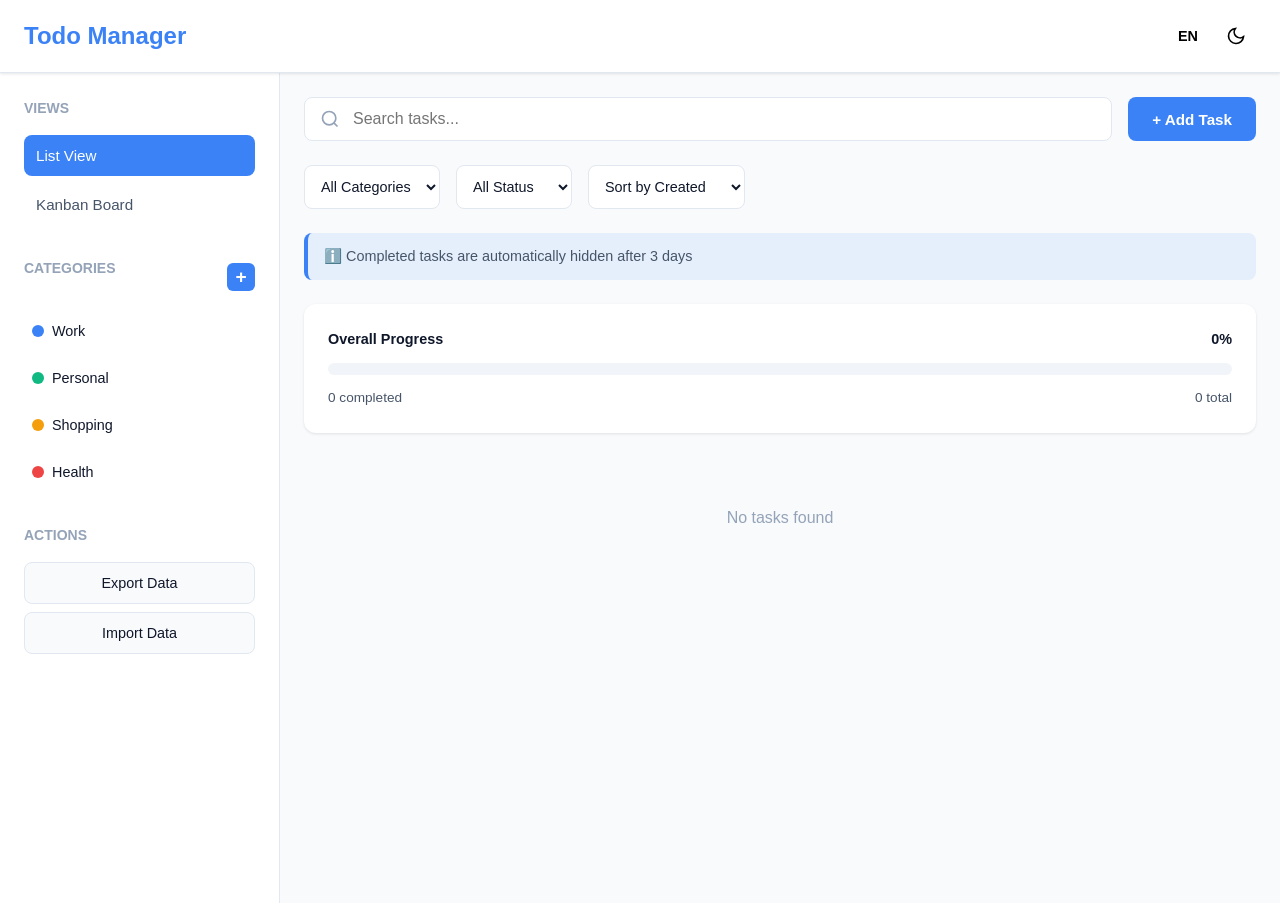
<file: index.html>
<!DOCTYPE html>
<html lang="en">
<head>
    <meta charset="UTF-8">
    <meta name="viewport" content="width=device-width, initial-scale=1.0">
    <meta name="description" content="Bilingual Todo Management Application with Kanban Board">
    <meta name="theme-color" content="#3b82f6">
    <title>Todo Manager</title>
    <link rel="manifest" href="manifest.json">
    <link rel="icon" type="image/png" href="icon-192.png">
    <link rel="apple-touch-icon" href="icon-192.png">
    <link rel="stylesheet" href="styles.css">
</head>
<body>
    <div id="app">
        <!-- Header -->
        <header class="header">
            <div class="header-content">
                <h1 class="logo" data-i18n="app.title">Todo Manager</h1>
                <div class="header-controls">
                    <button id="languageToggle" class="btn-icon" title="Switch Language">
                        <span class="lang-indicator">EN</span>
                    </button>
                    <button id="darkModeToggle" class="btn-icon" title="Toggle Dark Mode">
                        <svg class="icon" viewBox="0 0 24 24" fill="none" stroke="currentColor">
                            <path d="M21 12.79A9 9 0 1 1 11.21 3 7 7 0 0 0 21 12.79z"></path>
                        </svg>
                    </button>
                    <button id="menuToggle" class="btn-icon mobile-only" title="Menu">
                        <svg class="icon" viewBox="0 0 24 24" fill="none" stroke="currentColor">
                            <line x1="3" y1="12" x2="21" y2="12"></line>
                            <line x1="3" y1="6" x2="21" y2="6"></line>
                            <line x1="3" y1="18" x2="21" y2="18"></line>
                        </svg>
                    </button>
                </div>
            </div>
        </header>

        <!-- Main Content -->
        <main class="main">
            <!-- Sidebar -->
            <aside class="sidebar" id="sidebar">
                <div class="sidebar-section">
                    <h2 data-i18n="sidebar.views">Views</h2>
                    <nav class="view-nav">
                        <button class="view-btn active" data-view="list" data-i18n="sidebar.listView">List View</button>
                        <button class="view-btn" data-view="kanban" data-i18n="sidebar.kanbanView">Kanban Board</button>
                    </nav>
                </div>

                <div class="sidebar-section">
                    <div class="section-header">
                        <h2 data-i18n="sidebar.categories">Categories</h2>
                        <button id="addCategoryBtn" class="btn-icon-small" title="Add Category">+</button>
                    </div>
                    <div id="categoryList" class="category-list"></div>
                </div>

                <div class="sidebar-section">
                    <h2 data-i18n="sidebar.actions">Actions</h2>
                    <button id="exportBtn" class="sidebar-btn" data-i18n="sidebar.export">Export Data</button>
                    <button id="importBtn" class="sidebar-btn" data-i18n="sidebar.import">Import Data</button>
                    <input type="file" id="importFile" accept=".json" style="display: none;">
                </div>
            </aside>

            <!-- Content Area -->
            <div class="content">
                <!-- Controls -->
                <div class="controls">
                    <div class="search-bar">
                        <svg class="icon search-icon" viewBox="0 0 24 24" fill="none" stroke="currentColor">
                            <circle cx="11" cy="11" r="8"></circle>
                            <path d="m21 21-4.35-4.35"></path>
                        </svg>
                        <input type="text" id="searchInput" placeholder="Search tasks..." data-i18n-placeholder="controls.searchPlaceholder">
                    </div>
                    <button id="addTaskBtn" class="btn-primary" data-i18n="controls.addTask">+ Add Task</button>
                </div>

                <!-- Filters and Sort -->
                <div class="filters">
                    <select id="filterCategory" class="filter-select">
                        <option value="" data-i18n="filters.allCategories">All Categories</option>
                    </select>
                    <select id="filterStatus" class="filter-select">
                        <option value="" data-i18n="filters.allStatus">All Status</option>
                        <option value="active" data-i18n="filters.active">Active</option>
                        <option value="completed" data-i18n="filters.completed">Completed</option>
                        <option value="overdue" data-i18n="filters.overdue">Overdue</option>
                    </select>
                    <select id="sortBy" class="filter-select">
                        <option value="createdDate" data-i18n="filters.sortByCreated">Sort by Created</option>
                        <option value="dueDate" data-i18n="filters.sortByDue">Sort by Due Date</option>
                        <option value="priority" data-i18n="filters.sortByPriority">Sort by Priority</option>
                    </select>
                </div>

                <!-- Auto-hide Info -->
                <div class="info-message">
                    <span data-i18n="messages.autoHideInfo">ℹ️ Completed tasks are automatically hidden after 3 days</span>
                </div>

                <!-- Progress Bar -->
                <div class="progress-container">
                    <div class="progress-info">
                        <span data-i18n="progress.overall">Overall Progress</span>
                        <span id="progressPercent">0%</span>
                    </div>
                    <div class="progress-bar">
                        <div id="progressFill" class="progress-fill"></div>
                    </div>
                    <div class="progress-stats">
                        <span><span id="completedCount">0</span> <span data-i18n="progress.completed">completed</span></span>
                        <span><span id="totalCount">0</span> <span data-i18n="progress.total">total</span></span>
                    </div>
                </div>

                <!-- List View -->
                <div id="listView" class="view-container active">
                    <div id="taskList" class="task-list"></div>
                </div>

                <!-- Kanban View -->
                <div id="kanbanView" class="view-container">
                    <div class="kanban-board">
                        <div class="kanban-column" data-status="todo">
                            <div class="kanban-header">
                                <h3 data-i18n="kanban.todo">To Do</h3>
                                <span class="task-count" id="todoCount">0</span>
                            </div>
                            <div class="kanban-tasks" id="todoTasks"></div>
                        </div>
                        <div class="kanban-column" data-status="in-progress">
                            <div class="kanban-header">
                                <h3 data-i18n="kanban.inProgress">In Progress</h3>
                                <span class="task-count" id="inProgressCount">0</span>
                            </div>
                            <div class="kanban-tasks" id="inProgressTasks"></div>
                        </div>
                        <div class="kanban-column" data-status="completed">
                            <div class="kanban-header">
                                <h3 data-i18n="kanban.completed">Completed</h3>
                                <span class="task-count" id="completedTasksCount">0</span>
                            </div>
                            <div class="kanban-tasks" id="completedTasks"></div>
                        </div>
                    </div>
                </div>
            </div>
        </main>
    </div>

    <!-- Task Modal -->
    <div id="taskModal" class="modal">
        <div class="modal-content">
            <div class="modal-header">
                <h2 id="modalTitle" data-i18n="modal.addTask">Add Task</h2>
                <button class="btn-close" id="closeModal">&times;</button>
            </div>
            <form id="taskForm">
                <div class="form-group">
                    <label for="taskTitle" data-i18n="modal.title">Title</label>
                    <input type="text" id="taskTitle" required>
                </div>
                <div class="form-group">
                    <label for="taskDescription" data-i18n="modal.description">Description</label>
                    <textarea id="taskDescription" rows="3"></textarea>
                </div>
                <div class="form-row">
                    <div class="form-group">
                        <label for="taskCategory" data-i18n="modal.category">Category</label>
                        <select id="taskCategory"></select>
                    </div>
                    <div class="form-group">
                        <label for="taskPriority" data-i18n="modal.priority">Priority</label>
                        <select id="taskPriority">
                            <option value="low" data-i18n="priority.low">Low</option>
                            <option value="medium" data-i18n="priority.medium" selected>Medium</option>
                            <option value="high" data-i18n="priority.high">High</option>
                        </select>
                    </div>
                </div>
                <div class="form-row">
                    <div class="form-group">
                        <label for="taskDueDate" data-i18n="modal.dueDate">Due Date</label>
                        <input type="date" id="taskDueDate">
                    </div>
                    <div class="form-group">
                        <label for="taskStatus" data-i18n="modal.status">Status</label>
                        <select id="taskStatus">
                            <option value="todo" data-i18n="status.todo">To Do</option>
                            <option value="in-progress" data-i18n="status.inProgress">In Progress</option>
                            <option value="completed" data-i18n="status.completed">Completed</option>
                        </select>
                    </div>
                </div>
                <div class="form-group">
                    <label for="taskParent" data-i18n="modal.parentTask">Parent Task (Optional)</label>
                    <select id="taskParent">
                        <option value="" data-i18n="modal.noParent">No Parent</option>
                    </select>
                </div>
                <div class="modal-actions">
                    <button type="button" class="btn-secondary" id="cancelModal" data-i18n="modal.cancel">Cancel</button>
                    <button type="submit" class="btn-primary" data-i18n="modal.save">Save</button>
                </div>
            </form>
        </div>
    </div>

    <!-- Category Modal -->
    <div id="categoryModal" class="modal">
        <div class="modal-content modal-small">
            <div class="modal-header">
                <h2 data-i18n="categoryModal.title">Manage Categories</h2>
                <button class="btn-close" id="closeCategoryModal">&times;</button>
            </div>
            <form id="categoryForm">
                <div class="form-group">
                    <label for="categoryName" data-i18n="categoryModal.name">Category Name</label>
                    <input type="text" id="categoryName" required>
                </div>
                <div class="form-group">
                    <label for="categoryColor" data-i18n="categoryModal.color">Color</label>
                    <input type="color" id="categoryColor" value="#3b82f6">
                </div>
                <button type="submit" class="btn-primary" data-i18n="categoryModal.add">Add Category</button>
            </form>
            <div id="categoryManageList" class="category-manage-list"></div>
        </div>
    </div>

    <script src="app.js"></script>
</body>
</html>
</file>
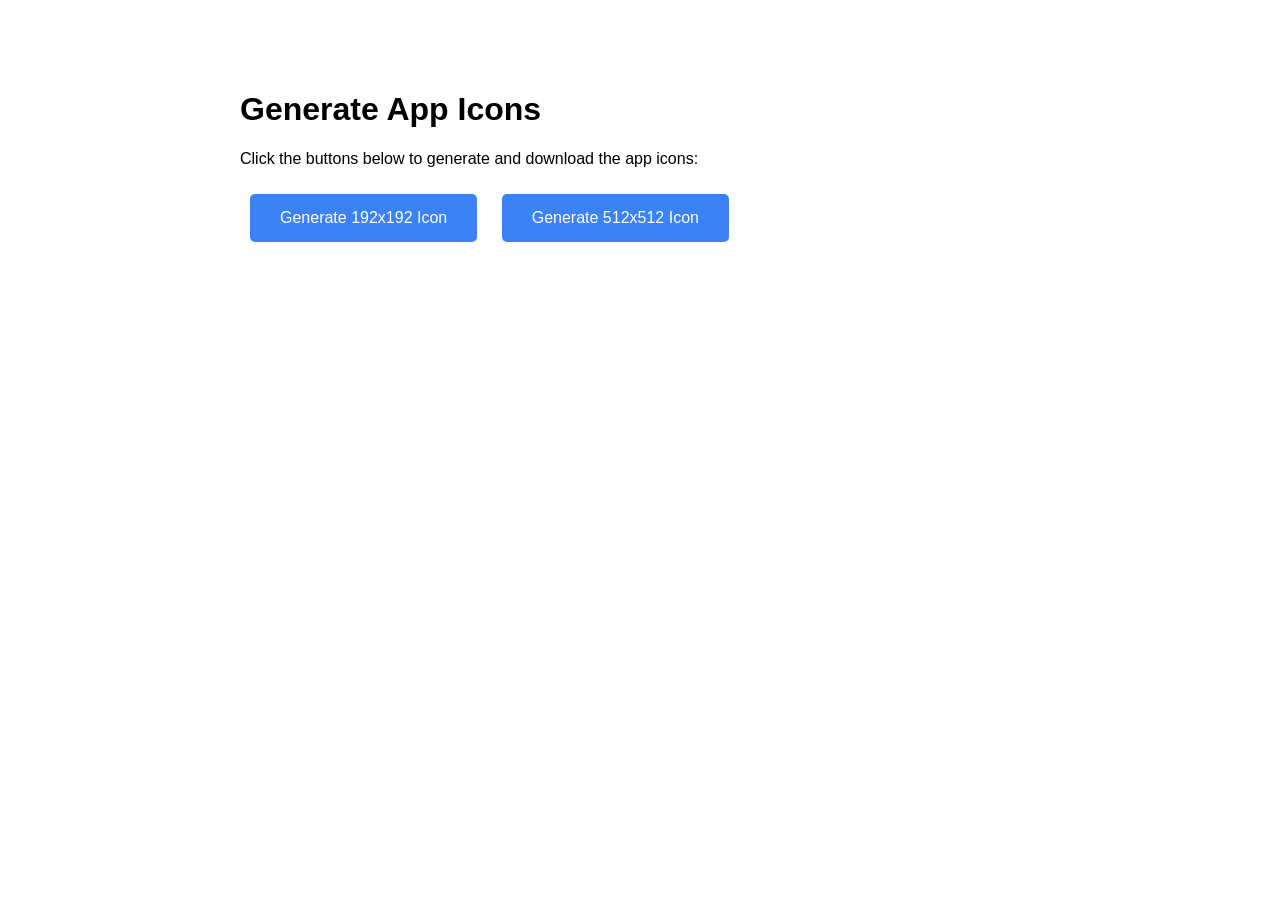
<file: generate-icons.html>
<!DOCTYPE html>
<html lang="en">
<head>
    <meta charset="UTF-8">
    <meta name="viewport" content="width=device-width, initial-scale=1.0">
    <title>Generate Icons</title>
    <style>
        body {
            font-family: Arial, sans-serif;
            max-width: 800px;
            margin: 50px auto;
            padding: 20px;
        }
        button {
            background: #3b82f6;
            color: white;
            border: none;
            padding: 15px 30px;
            font-size: 16px;
            border-radius: 5px;
            cursor: pointer;
            margin: 10px;
        }
        button:hover {
            background: #2563eb;
        }
        canvas {
            border: 1px solid #ccc;
            margin: 10px;
        }
        .icons {
            display: flex;
            flex-wrap: wrap;
            gap: 20px;
            margin-top: 20px;
        }
        .icon-container {
            text-align: center;
        }
    </style>
</head>
<body>
    <h1>Generate App Icons</h1>
    <p>Click the buttons below to generate and download the app icons:</p>

    <button onclick="generateIcon(192)">Generate 192x192 Icon</button>
    <button onclick="generateIcon(512)">Generate 512x512 Icon</button>

    <div class="icons" id="icons"></div>

    <script>
        function generateIcon(size) {
            const canvas = document.createElement('canvas');
            canvas.width = size;
            canvas.height = size;
            const ctx = canvas.getContext('2d');

            // Background with rounded corners
            const cornerRadius = size / 8;
            ctx.fillStyle = '#3b82f6';
            roundRect(ctx, 0, 0, size, size, cornerRadius);
            ctx.fill();

            // Scale factor
            const scale = size / 512;

            // Checkmark circle (decorative)
            ctx.fillStyle = 'rgba(255, 255, 255, 0.3)';
            ctx.beginPath();
            ctx.arc(size / 2, size * 0.39, 80 * scale, 0, Math.PI * 2);
            ctx.fill();

            // Main checklist
            const baseX = size * 0.3125;
            const baseY = size * 0.234;

            // Checkmark 1
            drawCheckbox(ctx, baseX, baseY, scale, true);
            drawLine(ctx, baseX + 50 * scale, baseY + 12 * scale, 120 * scale, scale);

            // Checkmark 2
            drawCheckbox(ctx, baseX, baseY + 60 * scale, scale, true);
            drawLine(ctx, baseX + 50 * scale, baseY + 72 * scale, 120 * scale, scale);

            // Checkmark 3 (unchecked)
            drawCheckbox(ctx, baseX, baseY + 120 * scale, scale, false);
            drawLine(ctx, baseX + 50 * scale, baseY + 132 * scale, 120 * scale, scale, 0.5);

            // Bottom accent
            ctx.fillStyle = 'rgba(255, 255, 255, 0.3)';
            roundRect(ctx, size * 0.25, size * 0.742, size * 0.5, 8 * scale, 4 * scale);
            ctx.fill();

            // Display and download
            const container = document.createElement('div');
            container.className = 'icon-container';
            container.innerHTML = `<p>${size}x${size}</p>`;
            container.appendChild(canvas);

            const downloadBtn = document.createElement('button');
            downloadBtn.textContent = `Download ${size}x${size}`;
            downloadBtn.onclick = () => {
                canvas.toBlob(blob => {
                    const url = URL.createObjectURL(blob);
                    const a = document.createElement('a');
                    a.href = url;
                    a.download = `icon-${size}.png`;
                    a.click();
                    URL.revokeObjectURL(url);
                });
            };
            container.appendChild(downloadBtn);

            document.getElementById('icons').appendChild(container);
        }

        function roundRect(ctx, x, y, width, height, radius) {
            ctx.beginPath();
            ctx.moveTo(x + radius, y);
            ctx.lineTo(x + width - radius, y);
            ctx.quadraticCurveTo(x + width, y, x + width, y + radius);
            ctx.lineTo(x + width, y + height - radius);
            ctx.quadraticCurveTo(x + width, y + height, x + width - radius, y + height);
            ctx.lineTo(x + radius, y + height);
            ctx.quadraticCurveTo(x, y + height, x, y + height - radius);
            ctx.lineTo(x, y + radius);
            ctx.quadraticCurveTo(x, y, x + radius, y);
            ctx.closePath();
        }

        function drawCheckbox(ctx, x, y, scale, checked) {
            const opacity = checked ? 1 : 0.5;

            // Circle
            ctx.fillStyle = `rgba(255, 255, 255, ${opacity})`;
            ctx.beginPath();
            ctx.arc(x + 20 * scale, y + 20 * scale, 16 * scale, 0, Math.PI * 2);
            ctx.fill();

            // Checkmark
            if (checked) {
                ctx.strokeStyle = '#3b82f6';
                ctx.lineWidth = 3 * scale;
                ctx.lineCap = 'round';
                ctx.beginPath();
                ctx.moveTo(x + 14 * scale, y + 20 * scale);
                ctx.lineTo(x + 18 * scale, y + 24 * scale);
                ctx.lineTo(x + 26 * scale, y + 14 * scale);
                ctx.stroke();
            }
        }

        function drawLine(ctx, x, y, width, scale, opacity = 1) {
            ctx.fillStyle = `rgba(255, 255, 255, ${opacity})`;
            roundRect(ctx, x, y, width, 16 * scale, 8 * scale);
            ctx.fill();
        }
    </script>
</body>
</html>
</file>
<file: styles.css>
:root {
    /* Light Mode Colors */
    --bg-primary: #ffffff;
    --bg-secondary: #f8fafc;
    --bg-tertiary: #f1f5f9;
    --text-primary: #0f172a;
    --text-secondary: #475569;
    --text-tertiary: #94a3b8;
    --border-color: #e2e8f0;
    --shadow: 0 1px 3px rgba(0, 0, 0, 0.1);
    --shadow-lg: 0 10px 25px rgba(0, 0, 0, 0.1);
    --primary: #3b82f6;
    --primary-hover: #2563eb;
    --success: #10b981;
    --warning: #f59e0b;
    --danger: #ef4444;
    --priority-high: #ef4444;
    --priority-medium: #f59e0b;
    --priority-low: #10b981;
    --overdue: #dc2626;
}

[data-theme="dark"] {
    --bg-primary: #0f172a;
    --bg-secondary: #1e293b;
    --bg-tertiary: #334155;
    --text-primary: #f1f5f9;
    --text-secondary: #cbd5e1;
    --text-tertiary: #64748b;
    --border-color: #334155;
    --shadow: 0 1px 3px rgba(0, 0, 0, 0.3);
    --shadow-lg: 0 10px 25px rgba(0, 0, 0, 0.5);
}

* {
    margin: 0;
    padding: 0;
    box-sizing: border-box;
}

body {
    font-family: -apple-system, BlinkMacSystemFont, 'Segoe UI', Roboto, Oxygen, Ubuntu, Cantarell, sans-serif;
    background: var(--bg-secondary);
    color: var(--text-primary);
    line-height: 1.6;
    transition: background-color 0.3s, color 0.3s;
}

/* Header */
.header {
    background: var(--bg-primary);
    border-bottom: 1px solid var(--border-color);
    position: sticky;
    top: 0;
    z-index: 100;
    box-shadow: var(--shadow);
}

.header-content {
    max-width: 1400px;
    margin: 0 auto;
    padding: 1rem 1.5rem;
    display: flex;
    justify-content: space-between;
    align-items: center;
}

.logo {
    font-size: 1.5rem;
    font-weight: 700;
    color: var(--primary);
}

.header-controls {
    display: flex;
    gap: 0.5rem;
}

/* Main Layout */
.main {
    max-width: 1400px;
    margin: 0 auto;
    display: flex;
    min-height: calc(100vh - 70px);
}

.sidebar {
    width: 280px;
    background: var(--bg-primary);
    border-right: 1px solid var(--border-color);
    padding: 1.5rem;
    overflow-y: auto;
}

.sidebar-section {
    margin-bottom: 2rem;
}

.sidebar-section h2 {
    font-size: 0.875rem;
    font-weight: 600;
    text-transform: uppercase;
    color: var(--text-tertiary);
    margin-bottom: 1rem;
}

.section-header {
    display: flex;
    justify-content: space-between;
    align-items: center;
    margin-bottom: 1rem;
}

.view-nav {
    display: flex;
    flex-direction: column;
    gap: 0.5rem;
}

.view-btn {
    padding: 0.75rem;
    border: none;
    background: transparent;
    color: var(--text-secondary);
    text-align: left;
    border-radius: 0.5rem;
    cursor: pointer;
    transition: all 0.2s;
    font-size: 0.95rem;
}

.view-btn:hover {
    background: var(--bg-tertiary);
}

.view-btn.active {
    background: var(--primary);
    color: white;
}

.sidebar-btn {
    width: 100%;
    padding: 0.75rem;
    margin-bottom: 0.5rem;
    border: 1px solid var(--border-color);
    background: var(--bg-secondary);
    color: var(--text-primary);
    border-radius: 0.5rem;
    cursor: pointer;
    transition: all 0.2s;
    font-size: 0.9rem;
}

.sidebar-btn:hover {
    background: var(--bg-tertiary);
}

/* Category List */
.category-list {
    display: flex;
    flex-direction: column;
    gap: 0.5rem;
}

.category-item {
    display: flex;
    align-items: center;
    gap: 0.5rem;
    padding: 0.5rem;
    border-radius: 0.375rem;
    cursor: pointer;
    transition: background 0.2s;
}

.category-item:hover {
    background: var(--bg-tertiary);
}

.category-color {
    width: 12px;
    height: 12px;
    border-radius: 50%;
}

.category-name {
    flex: 1;
    font-size: 0.9rem;
}

.category-manage-list {
    margin-top: 1.5rem;
    display: flex;
    flex-direction: column;
    gap: 0.75rem;
}

.category-manage-item {
    display: flex;
    align-items: center;
    gap: 0.75rem;
    padding: 0.75rem;
    background: var(--bg-secondary);
    border-radius: 0.5rem;
}

.category-manage-item .category-color {
    width: 16px;
    height: 16px;
}

.category-manage-item .category-name {
    flex: 1;
}

/* Content */
.content {
    flex: 1;
    padding: 1.5rem;
    overflow-y: auto;
}

.controls {
    display: flex;
    gap: 1rem;
    margin-bottom: 1.5rem;
}

.search-bar {
    flex: 1;
    position: relative;
}

.search-icon {
    position: absolute;
    left: 1rem;
    top: 50%;
    transform: translateY(-50%);
    width: 20px;
    height: 20px;
    color: var(--text-tertiary);
}

.search-bar input {
    width: 100%;
    padding: 0.75rem 1rem 0.75rem 3rem;
    border: 1px solid var(--border-color);
    border-radius: 0.5rem;
    background: var(--bg-primary);
    color: var(--text-primary);
    font-size: 1rem;
}

.search-bar input:focus {
    outline: none;
    border-color: var(--primary);
}

/* Filters */
.filters {
    display: flex;
    gap: 1rem;
    margin-bottom: 1.5rem;
    flex-wrap: wrap;
}

.filter-select {
    padding: 0.75rem;
    border: 1px solid var(--border-color);
    border-radius: 0.5rem;
    background: var(--bg-primary);
    color: var(--text-primary);
    cursor: pointer;
    font-size: 0.9rem;
}

.filter-select:focus {
    outline: none;
    border-color: var(--primary);
}

/* Info Message */
.info-message {
    background: rgba(59, 130, 246, 0.1);
    border-left: 4px solid var(--primary);
    padding: 0.75rem 1rem;
    margin-bottom: 1.5rem;
    border-radius: 0.5rem;
    font-size: 0.9rem;
    color: var(--text-secondary);
}

/* Progress */
.progress-container {
    background: var(--bg-primary);
    padding: 1.5rem;
    border-radius: 0.75rem;
    margin-bottom: 1.5rem;
    box-shadow: var(--shadow);
}

.progress-info {
    display: flex;
    justify-content: space-between;
    margin-bottom: 0.75rem;
    font-size: 0.9rem;
    font-weight: 600;
}

.progress-bar {
    height: 12px;
    background: var(--bg-tertiary);
    border-radius: 999px;
    overflow: hidden;
    margin-bottom: 0.75rem;
}

.progress-fill {
    height: 100%;
    background: linear-gradient(90deg, var(--primary), var(--success));
    border-radius: 999px;
    transition: width 0.3s;
    width: 0%;
}

.progress-stats {
    display: flex;
    justify-content: space-between;
    font-size: 0.85rem;
    color: var(--text-secondary);
}

/* View Container */
.view-container {
    display: none;
}

.view-container.active {
    display: block;
}

/* Task List */
.task-list {
    display: flex;
    flex-direction: column;
    gap: 1rem;
}

.task-item {
    background: var(--bg-primary);
    border: 1px solid var(--border-color);
    border-radius: 0.75rem;
    padding: 1.25rem;
    box-shadow: var(--shadow);
    transition: all 0.2s;
}

.task-item:hover {
    box-shadow: var(--shadow-lg);
    transform: translateY(-2px);
}

.task-item.overdue {
    border-left: 4px solid var(--overdue);
}

.task-item.completed {
    opacity: 0.7;
}

.task-header {
    display: flex;
    align-items: start;
    gap: 1rem;
    margin-bottom: 0.75rem;
}

.task-checkbox {
    width: 20px;
    height: 20px;
    margin-top: 0.25rem;
    cursor: pointer;
}

.task-content {
    flex: 1;
}

.task-title-row {
    display: flex;
    align-items: center;
    gap: 0.75rem;
    flex-wrap: wrap;
    margin-bottom: 0.5rem;
}

.task-title {
    font-size: 1.1rem;
    font-weight: 600;
    color: var(--text-primary);
}

.task-item.completed .task-title {
    text-decoration: line-through;
    color: var(--text-tertiary);
}

.task-priority {
    padding: 0.25rem 0.75rem;
    border-radius: 999px;
    font-size: 0.75rem;
    font-weight: 600;
    text-transform: uppercase;
}

.task-priority.high {
    background: rgba(239, 68, 68, 0.1);
    color: var(--priority-high);
}

.task-priority.medium {
    background: rgba(245, 158, 11, 0.1);
    color: var(--priority-medium);
}

.task-priority.low {
    background: rgba(16, 185, 129, 0.1);
    color: var(--priority-low);
}

.task-category-badge {
    padding: 0.25rem 0.75rem;
    border-radius: 999px;
    font-size: 0.75rem;
    font-weight: 500;
    color: white;
}

.task-description {
    color: var(--text-secondary);
    margin-bottom: 0.75rem;
    font-size: 0.95rem;
}

.task-meta {
    display: flex;
    gap: 1.5rem;
    flex-wrap: wrap;
    font-size: 0.85rem;
    color: var(--text-tertiary);
    margin-bottom: 0.75rem;
}

.task-meta-item {
    display: flex;
    align-items: center;
    gap: 0.25rem;
}

.task-meta-item.overdue {
    color: var(--overdue);
    font-weight: 600;
}

.task-actions {
    display: flex;
    gap: 0.5rem;
    justify-content: flex-end;
}

.subtasks {
    margin-left: 2rem;
    margin-top: 1rem;
    padding-left: 1rem;
    border-left: 2px solid var(--border-color);
}

.subtask-item {
    padding: 0.75rem;
    background: var(--bg-secondary);
    border-radius: 0.5rem;
    margin-bottom: 0.5rem;
}

/* Kanban Board */
.kanban-board {
    display: grid;
    grid-template-columns: repeat(3, 1fr);
    gap: 1.5rem;
    min-height: 500px;
}

.kanban-column {
    background: var(--bg-primary);
    border-radius: 0.75rem;
    padding: 1rem;
    box-shadow: var(--shadow);
}

.kanban-header {
    display: flex;
    justify-content: space-between;
    align-items: center;
    margin-bottom: 1rem;
    padding-bottom: 0.75rem;
    border-bottom: 2px solid var(--border-color);
}

.kanban-header h3 {
    font-size: 1.1rem;
    font-weight: 600;
}

.task-count {
    background: var(--bg-tertiary);
    color: var(--text-secondary);
    padding: 0.25rem 0.75rem;
    border-radius: 999px;
    font-size: 0.85rem;
    font-weight: 600;
}

.kanban-tasks {
    display: flex;
    flex-direction: column;
    gap: 1rem;
    min-height: 300px;
}

.kanban-task {
    background: var(--bg-secondary);
    border: 1px solid var(--border-color);
    border-radius: 0.5rem;
    padding: 1rem;
    cursor: move;
    transition: all 0.2s;
}

.kanban-task:hover {
    box-shadow: var(--shadow-lg);
    transform: translateY(-2px);
}

.kanban-task.dragging {
    opacity: 0.5;
}

.kanban-task.drag-over {
    border: 2px dashed var(--primary);
}

/* Buttons */
.btn-primary {
    padding: 0.75rem 1.5rem;
    background: var(--primary);
    color: white;
    border: none;
    border-radius: 0.5rem;
    font-weight: 600;
    cursor: pointer;
    transition: background 0.2s;
    font-size: 0.95rem;
}

.btn-primary:hover {
    background: var(--primary-hover);
}

.btn-secondary {
    padding: 0.75rem 1.5rem;
    background: var(--bg-tertiary);
    color: var(--text-primary);
    border: 1px solid var(--border-color);
    border-radius: 0.5rem;
    font-weight: 600;
    cursor: pointer;
    transition: all 0.2s;
    font-size: 0.95rem;
}

.btn-secondary:hover {
    background: var(--bg-secondary);
}

.btn-icon {
    width: 40px;
    height: 40px;
    display: flex;
    align-items: center;
    justify-content: center;
    background: transparent;
    border: none;
    border-radius: 0.5rem;
    cursor: pointer;
    transition: background 0.2s;
}

.btn-icon:hover {
    background: var(--bg-tertiary);
}

.btn-icon-small {
    width: 28px;
    height: 28px;
    display: flex;
    align-items: center;
    justify-content: center;
    background: var(--primary);
    color: white;
    border: none;
    border-radius: 0.375rem;
    cursor: pointer;
    font-size: 1.2rem;
    font-weight: 600;
    transition: background 0.2s;
}

.btn-icon-small:hover {
    background: var(--primary-hover);
}

.btn-small {
    padding: 0.5rem 1rem;
    background: transparent;
    border: 1px solid var(--border-color);
    border-radius: 0.375rem;
    cursor: pointer;
    font-size: 0.85rem;
    color: var(--text-secondary);
    transition: all 0.2s;
}

.btn-small:hover {
    background: var(--bg-tertiary);
    color: var(--text-primary);
}

.btn-danger {
    background: var(--danger);
    color: white;
    border: none;
}

.btn-danger:hover {
    background: #dc2626;
}

.btn-close {
    background: transparent;
    border: none;
    font-size: 2rem;
    cursor: pointer;
    color: var(--text-tertiary);
    transition: color 0.2s;
    line-height: 1;
}

.btn-close:hover {
    color: var(--text-primary);
}

.icon {
    width: 20px;
    height: 20px;
    stroke-width: 2;
}

.lang-indicator {
    font-weight: 600;
    font-size: 0.9rem;
}

/* Modal */
.modal {
    display: none;
    position: fixed;
    top: 0;
    left: 0;
    width: 100%;
    height: 100%;
    background: rgba(0, 0, 0, 0.5);
    z-index: 1000;
    align-items: center;
    justify-content: center;
}

.modal.active {
    display: flex;
}

.modal-content {
    background: var(--bg-primary);
    border-radius: 1rem;
    padding: 2rem;
    max-width: 600px;
    width: 90%;
    max-height: 90vh;
    overflow-y: auto;
    box-shadow: var(--shadow-lg);
}

.modal-small {
    max-width: 450px;
}

.modal-header {
    display: flex;
    justify-content: space-between;
    align-items: center;
    margin-bottom: 1.5rem;
}

.modal-header h2 {
    font-size: 1.5rem;
}

.form-group {
    margin-bottom: 1.25rem;
}

.form-group label {
    display: block;
    margin-bottom: 0.5rem;
    font-weight: 600;
    font-size: 0.9rem;
}

.form-group input,
.form-group textarea,
.form-group select {
    width: 100%;
    padding: 0.75rem;
    border: 1px solid var(--border-color);
    border-radius: 0.5rem;
    background: var(--bg-secondary);
    color: var(--text-primary);
    font-size: 1rem;
    font-family: inherit;
}

.form-group input:focus,
.form-group textarea:focus,
.form-group select:focus {
    outline: none;
    border-color: var(--primary);
}

.form-row {
    display: grid;
    grid-template-columns: 1fr 1fr;
    gap: 1rem;
}

.modal-actions {
    display: flex;
    gap: 1rem;
    justify-content: flex-end;
    margin-top: 1.5rem;
}

/* Mobile Menu */
.mobile-only {
    display: none;
}

/* Responsive Design */
@media (max-width: 968px) {
    .main {
        flex-direction: column;
    }

    .sidebar {
        width: 100%;
        position: fixed;
        top: 70px;
        left: -100%;
        height: calc(100vh - 70px);
        z-index: 99;
        transition: left 0.3s;
    }

    .sidebar.active {
        left: 0;
    }

    .mobile-only {
        display: flex;
    }

    .kanban-board {
        grid-template-columns: 1fr;
    }

    .controls {
        flex-direction: column;
    }

    .filters {
        flex-direction: column;
    }

    .form-row {
        grid-template-columns: 1fr;
    }

    .modal-content {
        padding: 1.5rem;
    }
}

@media (max-width: 640px) {
    .header-content {
        padding: 1rem;
    }

    .content {
        padding: 1rem;
    }

    .logo {
        font-size: 1.25rem;
    }

    .task-meta {
        flex-direction: column;
        gap: 0.5rem;
    }

    .task-actions {
        flex-direction: column;
    }
}

/* Animations */
@keyframes slideIn {
    from {
        opacity: 0;
        transform: translateY(20px);
    }
    to {
        opacity: 1;
        transform: translateY(0);
    }
}

.task-item,
.kanban-task {
    animation: slideIn 0.3s ease-out;
}

/* Scrollbar */
::-webkit-scrollbar {
    width: 8px;
    height: 8px;
}

::-webkit-scrollbar-track {
    background: var(--bg-secondary);
}

::-webkit-scrollbar-thumb {
    background: var(--text-tertiary);
    border-radius: 4px;
}

::-webkit-scrollbar-thumb:hover {
    background: var(--text-secondary);
}

/* Print Styles */
@media print {
    .header-controls,
    .sidebar,
    .controls,
    .filters,
    .task-actions,
    .btn-primary,
    .btn-secondary {
        display: none !important;
    }

    .content {
        padding: 0;
    }

    .task-item {
        break-inside: avoid;
        box-shadow: none;
        border: 1px solid #000;
    }
}
</file>
